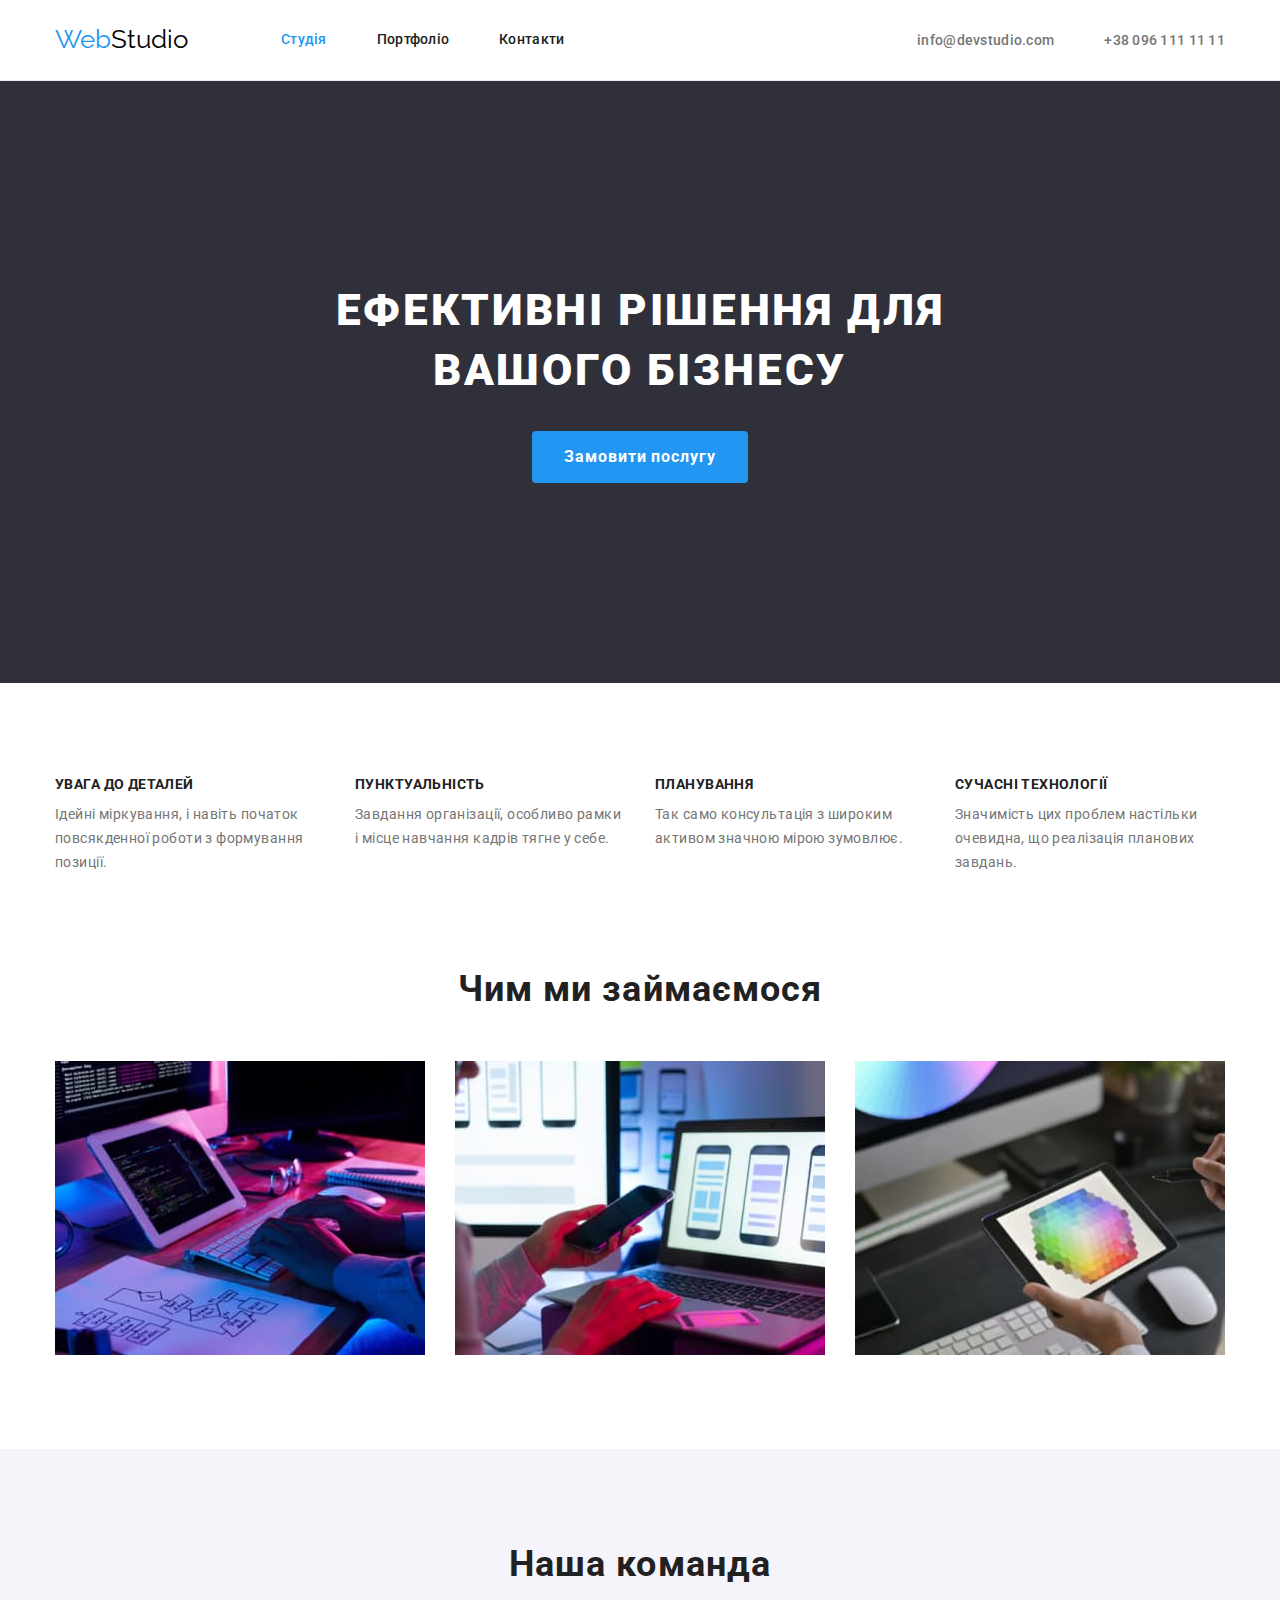
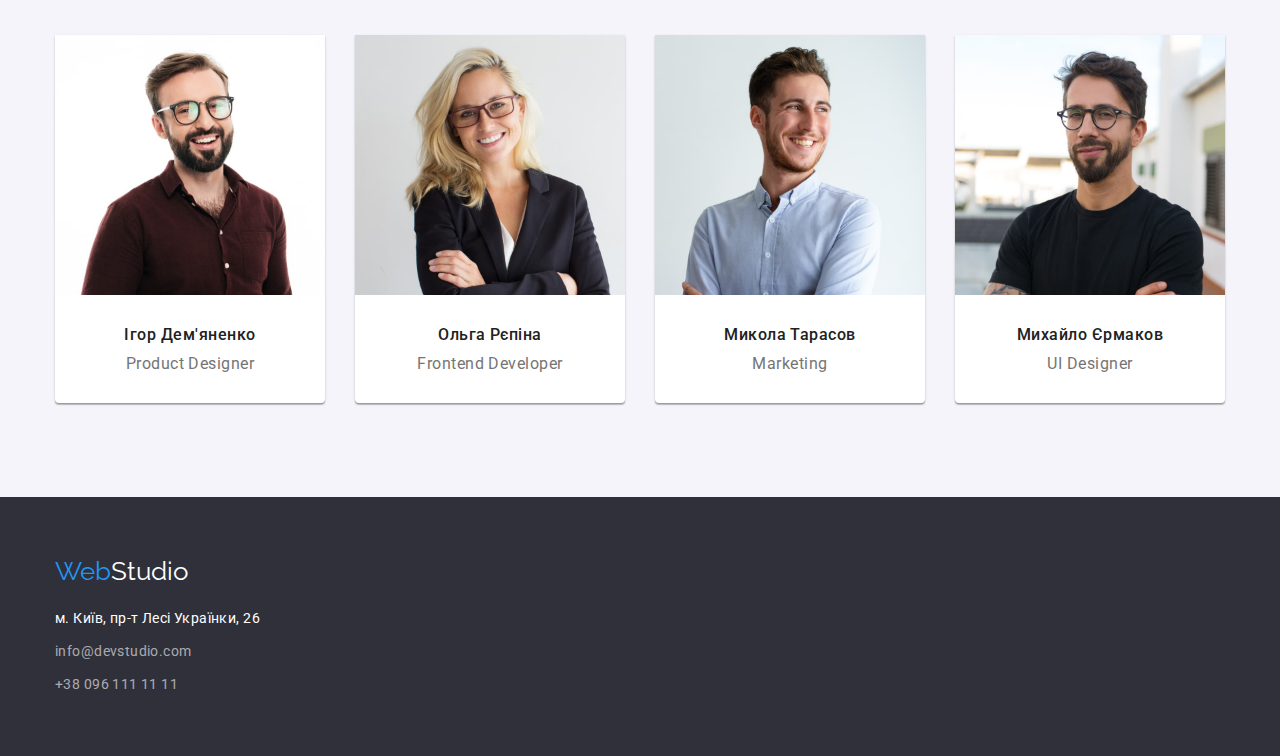
<file: index.html>
<!DOCTYPE html>
<html lang="uk">
<head>
    <meta charset="UTF-8">
    <meta http-equiv="X-UA-Compatible" content="IE=edge">
    <meta name="viewport" content="width=device-width, initial-scale=1.0">
    <title>Web Studio</title>
    <link rel="preconnect" href="https://fonts.googleapis.com">
    <link rel="preconnect" href="https://fonts.gstatic.com" crossorigin>
    <link href="https://fonts.googleapis.com/css2?family=Raleway:wght@700&family=Roboto:wght@400;500;700;900&display=swap"
        rel="stylesheet">
        <link rel="stylesheet" href="https://cdnjs.cloudflare.com/ajax/libs/modern-normalize/1.1.0/modern-normalize.min.css">
    <link rel="stylesheet" href="./css/style.css">
</head>
<body>
<header>
    <div class="container header-container">
        <nav class="navigation">
            <a class="nav-logo link" href="index.html"><span class="logo-blue">Web</span><span
                    class="logo">Studio</span></a>
            <ul class="nav-list list">
                <li class="item">
                    <a href="./index.html" class="link current">Студія</a>
                </li>
                <li class="item">
                    <a href="./portfolio.html" class="link">Портфоліо</a>
                </li>
                <li class="item">
                    <a href="#" class="link">Контакти</a>
                </li>
            </ul>
        </nav>
    
        <ul class="nav-contacts list">
            <li class="item">
                <a href="mailto:info@devstudio.com" class="link">info@devstudio.com</a>
            </li>
            <li class="item">
                <a href="tel:+380961111111" class="link">+38 096 111 11 11</a>
            </li>
        </ul>
    </div>
</header>
<main>

    <!--Шапка сайту-->
    <section class="hero">
<div class="container">
        <h1 class="hero-title">Ефективні рішення для вашого бізнесу</h1>
        <button type="button" class="title-button">Замовити послугу</button>
    </div>
    </section>

    <!--Особливості-->
    <section class="features">
    <div class="container">
        <h2 class="visually-hidden">Особливості</h2>
<ul class="features-list list">
    <li class="item">
<h3 class="features-title">Увага до деталей</h3>
<p class="features-text">
Ідейні міркування, і навіть початок повсякденної роботи з формування позиції.
</p>
    </li>
    <li class="item">
<h3 class="features-title">Пунктуальність</h3>
<p class="features-text">
Завдання організації, особливо рамки і місце навчання кадрів тягне у себе.
</p>
    </li>
    <li class="item">
<h3 class="features-title">Планування</h3>
<p class="features-text">
Так само консультація з широким активом значною мірою зумовлює.
</p>
    </li>
    <li class="item">
        <h3 class="features-title">Сучасні технології</h3>
        <p class="features-text">
        Значимість цих проблем настільки очевидна, що реалізація планових завдань.
        </p>
    </li>
</ul>
</div>
    </section>

    <!--Чим ми займаємось-->
    <section class="section">
    <div class="container">
        <h2 class="activity-title">Чим ми займаємося</h2>
        <ul class="activity-list list">
            <li  class="item">
            <img src="./images/1img.jpg" alt="Набір коду на клавіатурі"
            width="370">
            </li>
            <li class="item">
            <img src="./images/2img.jpg" alt="Мобільний телефон і комп'ютер"
            width="370">
            </li>
            <li class="item">
            <img src="./images/3img.jpg" alt="Планшет з вибором кольорів"
            width="370">
            </li>
        </ul>
        </div>
    </section>

    <!--Наша команда-->
    <section class="team section">
    <div class="container">
        <h2 class="team-title">Наша команда</h2>
        <ul class="team-list list">

            <li class="team-persone">
                <img src="./images/1per.jpg" alt="Ігор Дем'яненко"
                width="270">

        <div class="team-content">
                <h3 class="name">Ігор Дем'яненко</h3>
                <p class="position">Product Designer</p>
        </div>
            </li>

            <li class="team-persone">
                <img src="./images/2per.jpg" alt="Ольга Рєпіна"
                width="270">

            <div class="team-content">
                 <h3 class="name">Ольга Рєпіна</h3>   
                <p class="position">Frontend Developer</p>
                </div>
            </li>

            <li class="team-persone">
                <img src="./images/3per.jpg" alt="Микола Тарасов"
                width="270">

            <div class="team-content">
                <h3 class="name">Микола Тарасов</h3>    
                <p class="position">Marketing</p>
                </div>
            </li>

            <li class="team-persone">
                <img src="./images/4per.jpg" alt="Михайло Єрмаков"
                width="270">

        <div class="team-content">
                <h3 class="name">Михайло Єрмаков</h3>   
                <p class="position">UI Designer</p>
        </div>
            </li>

        </ul>
        </div>
    </section>
</main>

<footer>
    <div class="container">
    <a href="index.html"  class="link"><span class="logo-blue">Web</span><span class="logo-down">Studio</span></a>
    <address>
        <ul class="contacts list">
            <li class="item">
            <a href="https://goo.gl/maps/CPtrU1FHBa2aNyZL9" target="_blank" rel="noopener noreferrer" class="address">
                м. Київ, пр-т Лесі Українки, 26</a>
                </li>
            <li class="item"><a href="mailto:info@devstudio.com" class="address-contacts">info@devstudio.com</a></li>
            <li class="item"><a href="tel:+380961111111" class="address-contacts">+38 096 111 11 11</a></li>
        </ul>
        </address>
        </div>
</footer>
</body>
</html>
</file>
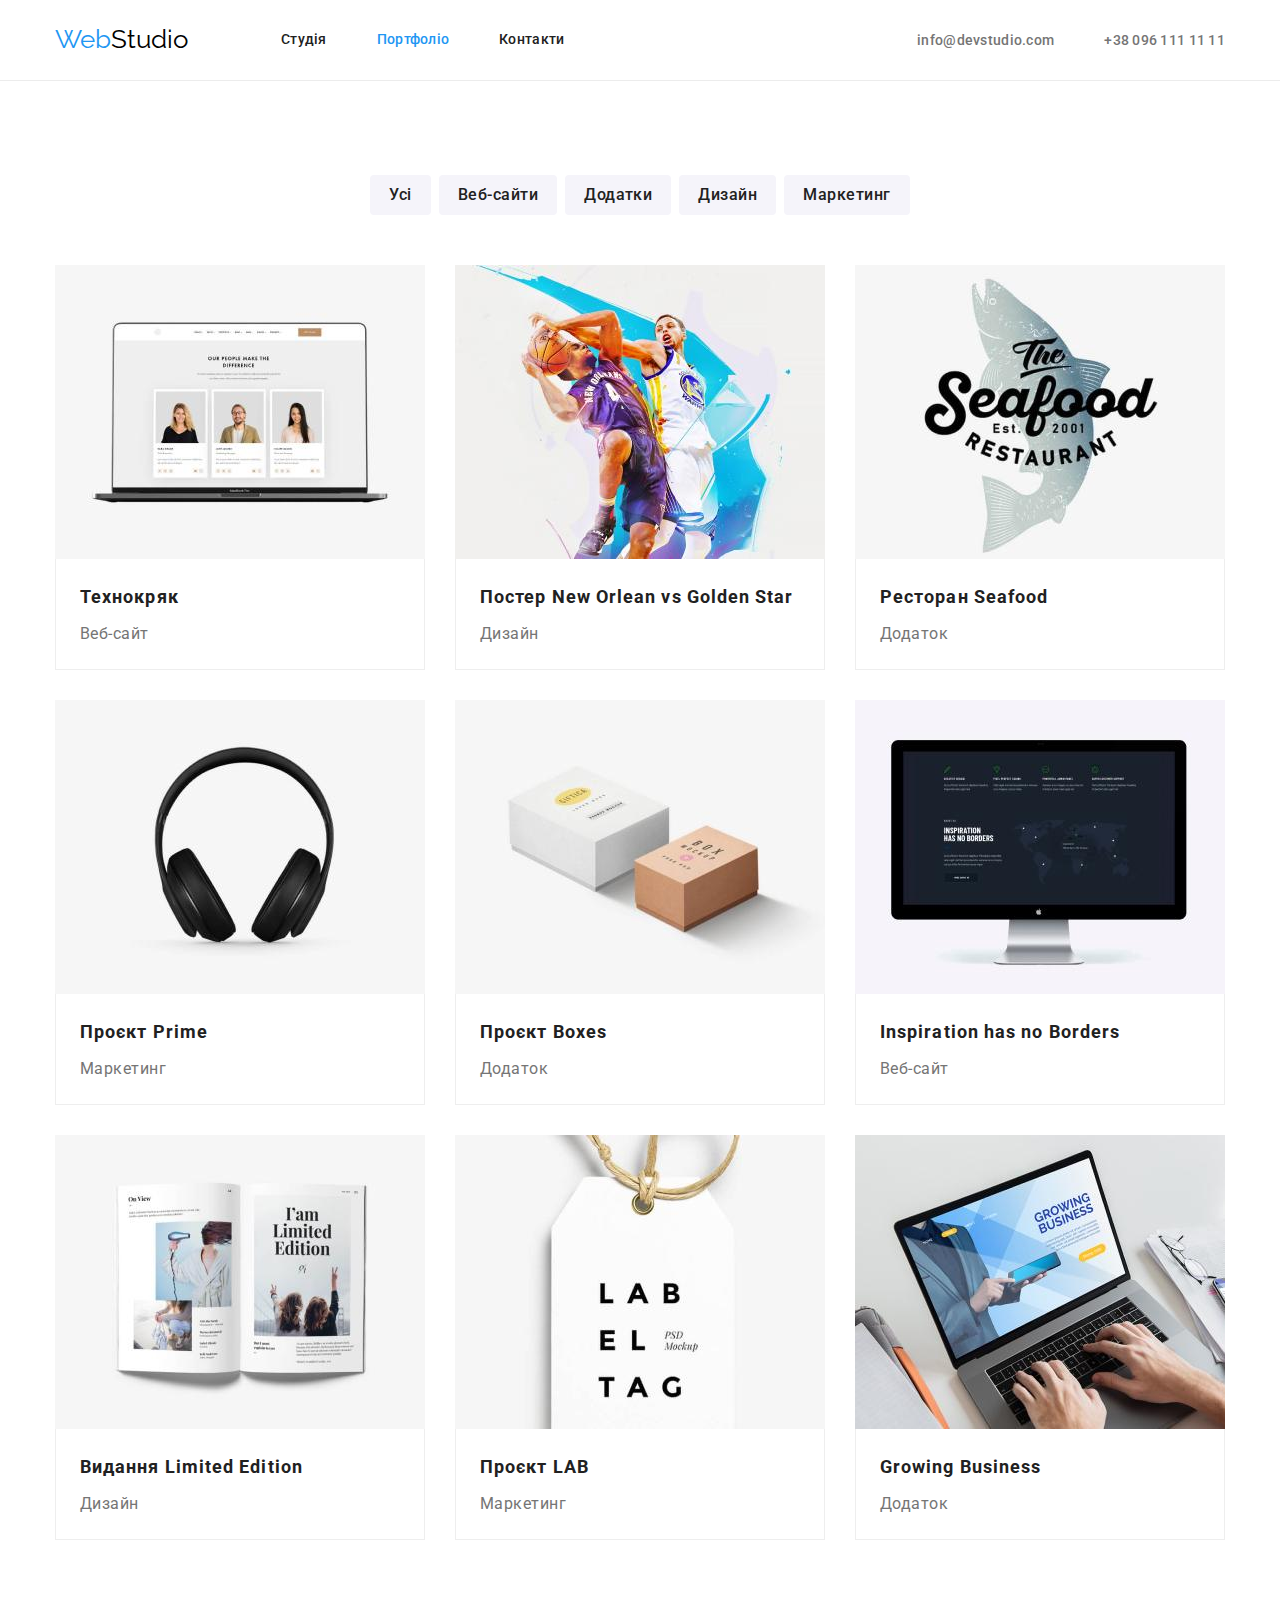
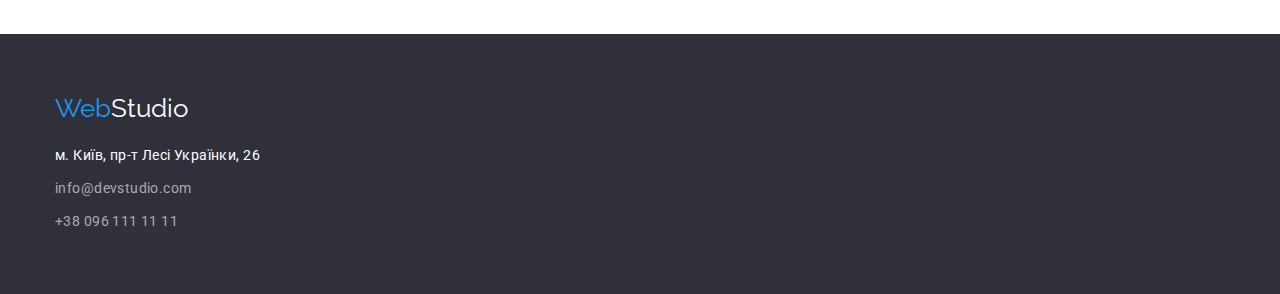
<file: portfolio.html>
<!DOCTYPE html>
<html lang="uk">
<head>
    <meta charset="UTF-8">
    <meta http-equiv="X-UA-Compatible" content="IE=edge">
    <meta name="viewport" content="width=device-width, initial-scale=1.0">
    <title>Web Studio</title>
    <link rel="preconnect" href="https://fonts.googleapis.com">
    <link rel="preconnect" href="https://fonts.gstatic.com" crossorigin>
    <link href="https://fonts.googleapis.com/css2?family=Raleway:wght@700&family=Roboto:wght@400;500;700;900&display=swap"
        rel="stylesheet">
    <link rel="stylesheet" href="https://cdnjs.cloudflare.com/ajax/libs/modern-normalize/1.1.0/modern-normalize.min.css">
    <link rel="stylesheet" href="./css/style.css">
</head>
<body>
<header>
<div class="container header-container">
    <nav class="navigation">
        <a class="nav-logo link" href="index.html"><span class="logo-blue">Web</span><span
                class="logo">Studio</span></a>
        <ul class="nav-list list">
            <li class="item">
                <a href="./index.html" class="link">Студія</a>
            </li>
            <li class="item">
                <a href="./portfolio.html" class="link current">Портфоліо</a>
            </li>
            <li class="item">
                <a href="#" class="link">Контакти</a>
            </li>
        </ul>
    </nav>

    <ul class="nav-contacts list">
        <li class="item">
            <a href="mailto:info@devstudio.com" class="link">info@devstudio.com</a>
        </li>
        <li class="item">
            <a href="tel:+380961111111" class="link">+38 096 111 11 11</a>
        </li>
    </ul>
</div>
</header>
<main>
    <section class="section">
<div class="container">
<h1 class="visually-hidden">Портфоліо</h1>

<!--Фільтри-->
    <h2 class="visually-hidden">Фільтри</h2>
    <ul class="filters-list list">
<li class="item"><button type="button" class="button-filters">Усі</button></li>
<li class="item"><button type="button" class="button-filters">Веб-сайти</button></li>
<li class="item"><button type="button" class="button-filters">Додатки</button></li>
<li class="item"><button type="button" class="button-filters">Дизайн</button></li>
<li class="item"><button type="button" class="button-filters">Маркетинг</button></li>
    </ul>

<!--Перелік-->
<h2 class="visually-hidden">Перелік</h2>
<ul class="project-list list">
    <li class="item">
        <a href="">
    <img src="./images/1proj.jpg" alt="Екран комп'ютера"
    width="370">
</a>
    <div class="project-content">
    <h2 class="project-title">Технокряк</h2>
    <p class="project-text">Веб-сайт</p>
    </div>
    </li>

<li class="item">
<a href="">
    <img src="./images/2proj.jpg" alt="Баскетболисти"
    width="370">
</a>
<div class="project-content">
    <h2 class="project-title">Постер New Orlean vs Golden Star</h2>
    <p class="project-text">Дизайн</p>
</div>
</li>

    <li class="item">
<a href="">
        <img src="./images/3proj.jpg" alt="Емблема ресторану"
    width="370">
</a>
<div class="project-content">
<h2 class="project-title">Ресторан Seafood</h2>
<p class="project-text">Додаток</p>
</div>
</li>

    <li class="item">
<a href="">
    <img src="./images/4proj.jpg" alt="Навушники"
    width="370">
</a>
<div class="project-content">
<h2 class="project-title">Проєкт Prime</h2>
<p class="project-text">Маркетинг</p>
</div>
</li>

<li class="item">
<a href="">
        <img src="./images/5proj.jpg" alt="Дві коробки"
    width="370">
</a>
<div class="project-content">
<h2 class="project-title">Проєкт Boxes</h2>
<p class="project-text">Додаток</p>
</div>
</li>

<li class="item">
<a href="">
        <img src="./images/6proj.jpg" alt="Монітор комп'ютера Мак"
    width="370">
</a>
<div class="project-content">
<h2 class="project-title">Inspiration has no Borders</h2>
<p class="project-text">Веб-сайт</p>
</div>
</li>

<li class="item">
<a href="">
<img src="./images/7proj.jpg" alt="Відкритий журнал"
    width="370">
</a>
<div class="project-content">
<h2 class="project-title">Видання Limited Edition</h2>
<p class="project-text">Дизайн</p>
</div>
</li>

<li class="item">
<a href="">
        <img src="./images/8proj.jpg" alt="Білий ярлик"
    width="370">
</a>
<div class="project-content">
<h2 class="project-title">Проєкт LAB</h2>
<p class="project-text">Маркетинг</p>
</div>
</li>

<li class="item">
<a href="">
<img src="./images/9proj.jpg" alt="Робота на ноутбуці"
    width="370">
</a>
<div class="project-content">
<h2 class="project-title">Growing Business</h2>
<p class="project-text">Додаток</p>
</div>
</li>

</ul>
</div>
</section>
</main>
<footer>
    <div class="container">
        <a href="index.html" class="link"><span class="logo-blue">Web</span><span class="logo-down">Studio</span></a>
        <address>
            <ul class="contacts list">
                <li class="item">
                    <a href="https://goo.gl/maps/CPtrU1FHBa2aNyZL9" target="_blank" rel="noopener noreferrer"
                        class="address">
                        м. Київ, пр-т Лесі Українки, 26</a>
                </li>
                <li class="item"><a href="mailto:info@devstudio.com" class="address-contacts">info@devstudio.com</a></li>
                <li class="item"><a href="tel:+380961111111" class="address-contacts">+38 096 111 11 11</a></li>
            </ul>
        </address>
    </div>
</footer>
</body>
</html>
</file>
<file: css/style.css>
:root {
    --color-primery: #212121;
    --color-secondary: #757575;
    --color-white: #FFFFFF;
    --color-blue: #2196F3;
    --color-logo: #000000;
    --color-address-contacts: rgba(255, 255, 255, 0.6);
    --color-background-primery: #F5F4FA;
    --color-background-secondary: #2F303A;
    --color-buttons: #F5F4FA;
    --color-button-hover: #188CE8;
    --list-gap: 30px;
}

h1,h2,h3,h4,p {
    margin-top: 0;
    margin-bottom: 0;
}

ul,
ol {
    margin-top: 0;
    margin-bottom: 0;
    padding-left: 0;
}

.list {
list-style: none;
}

.link {
    font-family: 'Roboto', sans-serif;
    text-decoration: none;
}

img {
    display: block;
    
}

body {
    color: var(--color-primery);
    background-color: var(--color-white);
    font-family: 'Roboto', sans-serif;
}

.visually-hidden {
    position: absolute;
    white-space: nowrap;
    width: 1px;
    height: 1px;
    overflow: hidden;
    border: 0;
    padding: 0;
    clip: rect(0 0 0 0);
    clip-path: inset(50%);
    margin: -1px;
}

.container {
    width: 1200px;
    padding-left: 15px;
    padding-right: 15px;
    margin: 0 auto;
}

.section {
padding-top: 94px;
padding-bottom: 94px;
}

/*Header*/

header {
border-bottom: 1px solid #ECECEC;
}

.header-container {
display: flex;
align-items: center;
}

.navigation {
    display: flex;
    align-items: center;
}

.nav-logo {
    margin-right: 93px;
}

.logo-blue {
    color: var(--color-blue);
    font-family: 'Raleway', sans-serif;
    font-size: 26px;
    line-height: 1.15;
}

.logo {
    color: var(--color-logo);
    font-family: 'Raleway', sans-serif;
    font-size: 26px;
    line-height: 1.15;
}

.nav-list {
    display: flex;
    align-items: center;

    font-weight: 500;
    font-size: 14px;
    line-height: 1.14;
    letter-spacing: 0.02em;
}

.nav-list .item:not(:last-child) {
margin-right: 50px;
}

.nav-list .link {
    display: block;

    padding-top: 32px;
    padding-bottom: 32px;
     
    color: var(--color-primery);
    text-decoration: none;
}

.nav-list .link:hover,
.nav-list .link:focus {
    color: var(--color-blue);
}

.nav-list .link.current {
    color: var(--color-blue);
}

.nav-contacts {
    display: flex;

    margin-left: auto;

    text-decoration: none;
}

.nav-contacts .item + .item {
margin-left: 50px;
}

.nav-contacts .link {
    color: var(--color-secondary);
    font-weight: 500;
    font-size: 14px;
    line-height: 1.14;
    letter-spacing: 0.02em;
    text-decoration: none;
}

.nav-contacts .link:hover,
.nav-contacts .link:focus {
    color: var(--color-blue);
    font-weight: 500;
    font-size: 14px;
    line-height: 1.14;
    letter-spacing: 0.02em;
}

/*Hero*/
.hero {
    padding-top: 200px;
    padding-bottom: 200px;

    background-color: var(--color-background-secondary);
    text-align: center;
}

.hero-title {
    margin-bottom: 30px;
    margin-left: auto;
    margin-right: auto;

    max-width: 696px;

    color: var(--color-white);
    font-weight: 900;
    font-size: 44px;
    line-height: 1.36;
    letter-spacing: 0.06em;
    text-transform: uppercase;
}

.title-button {  
    display: inline-block;
    align-items: center;
    text-align: center;

    border-radius: 4px;
    padding: 10px 28px;
    min-width: 216px;
    border: 1px solid transparent;

    color: var(--color-white);
    background-color: var(--color-blue);
    font-weight: 700;
    font-size: 16px;
    line-height: 1.88;
    letter-spacing: 0.06em;
    cursor: pointer;
}

.title-button:hover,
.title-button:focus {
background-color: var(--color-button-hover);
}

/*Features*/

.features {
    padding-top: 94px;
}

.features-list {
    display: flex;
    
    margin-right: calc(-1 * var(--list-gap));
}

.features-list .item {
flex-basis: calc((100% - var(--list-gap) * 3) / 4);

margin-right: var(--list-gap);
}

.features-title {
    margin-bottom: 10px;

    color: var(--color-primery);
    font-weight: 700;
    font-size: 14px;
    line-height: 1.14;
    letter-spacing: 0.03em;
    text-transform: uppercase;
}
.features-text {
    color: var(--color-secondary);
    font-size: 14px;
    line-height: 1.71;
    letter-spacing: 0.03em;
}

/*Activity*/

.activity-list {
    display: flex;
    margin-right: calc(-1 * var(--list-gap));
}

.activity-list .item {
margin-right: var(--list-gap);
}

.activity-title {
margin-top: 0;
margin-bottom: 50px;

color: var(--color-primery);
font-weight: 700;
font-size: 36px;
line-height: 1.17;
text-align: center;
letter-spacing: 0.03em;
}

/*Team*/
.team {
background-color: var(--color-background-primery);
}

.team-title {
    margin-bottom: 50px;

    color: var(--color-primery);
    font-weight: 700;
    font-size: 36px;
    line-height: 1.17;
    text-align: center;
    letter-spacing: 0.03em;
}

.team-list {
display: flex;
flex-wrap: wrap;

margin-right: calc(-1 * var(--list-gap));
margin-top: calc(-1 * var(--list-gap));
}

.team-persone {
flex-basis: calc ((100% - 90px) / 4);
max-width: 270px;

margin-right: var(--list-gap);
margin-top: var(--list-gap);

background-color: var(--color-white);
box-shadow: 0px 1px 3px rgba(0, 0, 0, 0.12), 0px 1px 1px rgba(0, 0, 0, 0.14), 0px 2px 1px rgba(0, 0, 0, 0.2);
border-radius: 0px 0px 4px 4px;
}

.team-content {
padding: 30px 10px;
}

.team .name {
    margin-bottom: 10px;

    color: var(--color-primery);
    font-weight: 500;
    font-size: 16px;
    line-height: 1.19;
    text-align: center;
    letter-spacing: 0.03em;
}

.position {
color: var(--color-secondary);
font-size: 16px;
line-height: 1.19;
text-align: center;
letter-spacing: 0.03em;
}

/*Footer*/
footer {
    background-color: var(--color-background-secondary);
}

footer {
    padding-top: 60px;
    padding-bottom: 60px;
}

.logo-down {
    color: var(--color-white);
    font-family: 'Raleway', sans-serif;
    font-size: 26px;
    line-height: 1.15;
}

address {
    margin-top: 20px;
}

.contacts .item:not(:last-child) {
margin-bottom: 9px;
}

.address {
    color: var(--color-white);
    font-style: normal;
    font-size: 14px;
    line-height: 1.71;
    letter-spacing: 0.03em;
    text-decoration: none;
}

.address:hover,
.address:focus {
color: var(--color-blue);
}

.address-contacts {
    color: var(--color-address-contacts);
    font-style: normal;
    font-size: 14px;
    line-height: 1.71;
    letter-spacing: 0.03em;
    text-decoration: none;
}

.address-contacts:hover,
.address-contacts:focus {
color: var(--color-blue);
}

/*Portfolio*/

.filters-list {
display: flex;
justify-content: center;

margin-bottom: 50px;
}

.filters-list .item:not(:last-child) {
margin-right: 8px;
}

.button-filters {
padding: 6px 18px;
border: 1px solid transparent;

    color: var(--color-primery);
    background-color: var(--color-buttons);
    font-weight: 500;
    font-size: 16px;
    line-height: 1.62;
    text-align: center;
    letter-spacing: 0.03em;
    border-radius: 4px;
}

.button-filters:active,
.button-filters:hover,
.button-filters:focus {
padding: 6px 20px;
border: var(--color-blue);

color: var(--color-white);
background-color: var(--color-blue);
cursor: pointer;    
}

/*Projects*/

.project-list {
display: flex;
justify-content: center;
flex-wrap: wrap;

margin-left: calc(-1 * var(--list-gap));
margin-top: calc(-1 * var(--list-gap));
padding: 0;
}

.project-list .item {
flex-basis: calc((100% - var(--list-gap) * 2) / 3);

max-width: 370px;
margin-left: var(--list-gap);
margin-top: var(--list-gap);
}

.project-content {
padding: 20px 24px;

border-left: 1px solid #EEEEEE;
border-right: 1px solid #EEEEEE;
border-bottom: 1px solid #EEEEEE;
}

.project-title {
    margin-bottom: 4px;
    color: var(--color-primery);
    font-weight: 700;
    font-size: 18px;
    line-height: 2;
    letter-spacing: 0.06em;
}

.project-text {
    color: var(--color-secondary);
    font-size: 16px;
    line-height: 1.88;
    letter-spacing: 0.03em;
}
</file>
